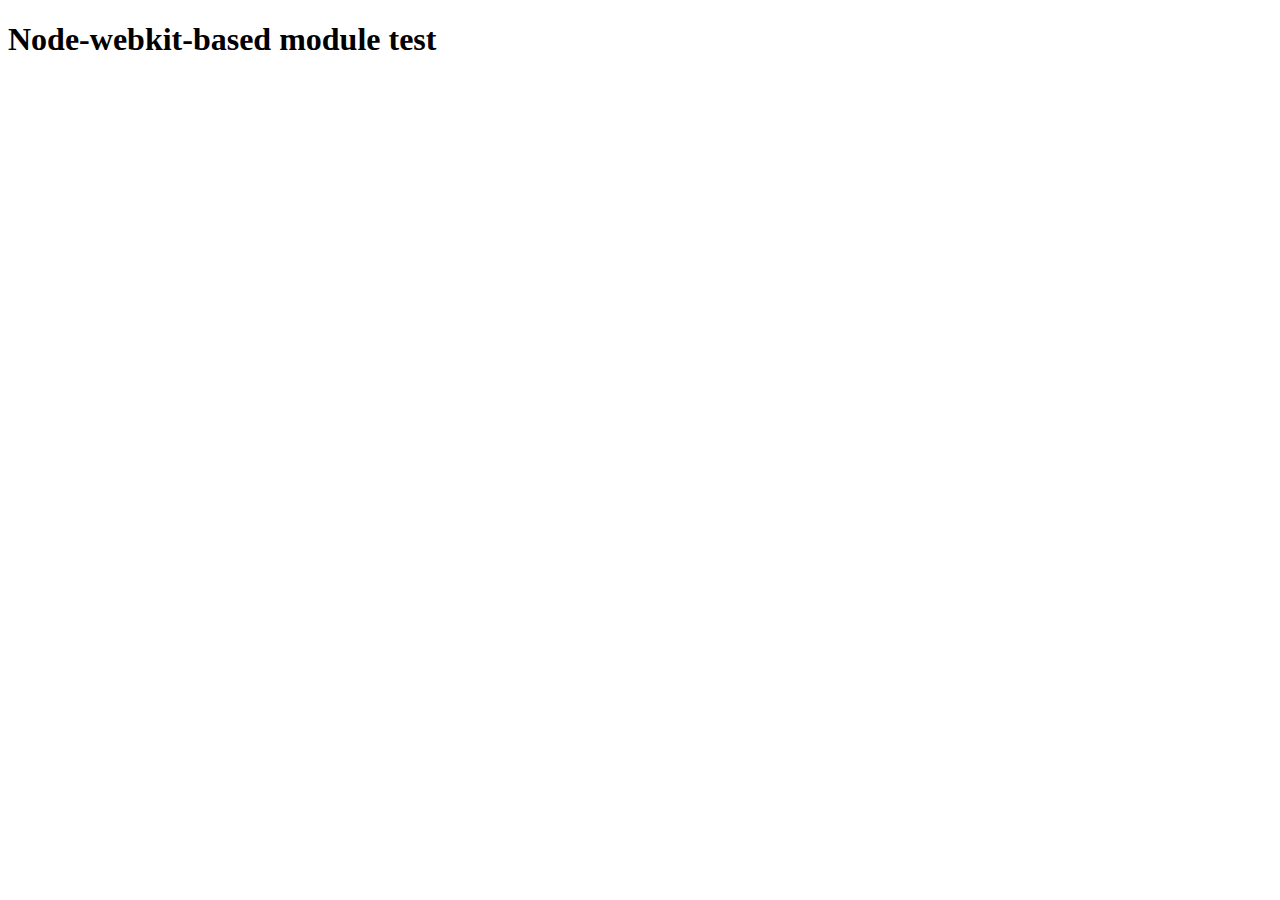
<file: capstone-frontend/node_modules/@mapbox/node-pre-gyp/lib/util/nw-pre-gyp/index.html>
<!doctype html>
<html>
<head>
<meta charset="utf-8">
<title>Node-webkit-based module test</title>
<script>
function nwModuleTest(){
   var util = require('util');
   var moduleFolder = require('nw.gui').App.argv[0];
   try {
      require(moduleFolder);
   } catch(e) {
      if( process.platform !== 'win32' ){
         util.log('nw-pre-gyp error:');
         util.log(e.stack);
      }
      process.exit(1);
   }
   process.exit(0);
}
</script>
</head>
<body onload="nwModuleTest()">
<h1>Node-webkit-based module test</h1>
</body>
</html>
</file>
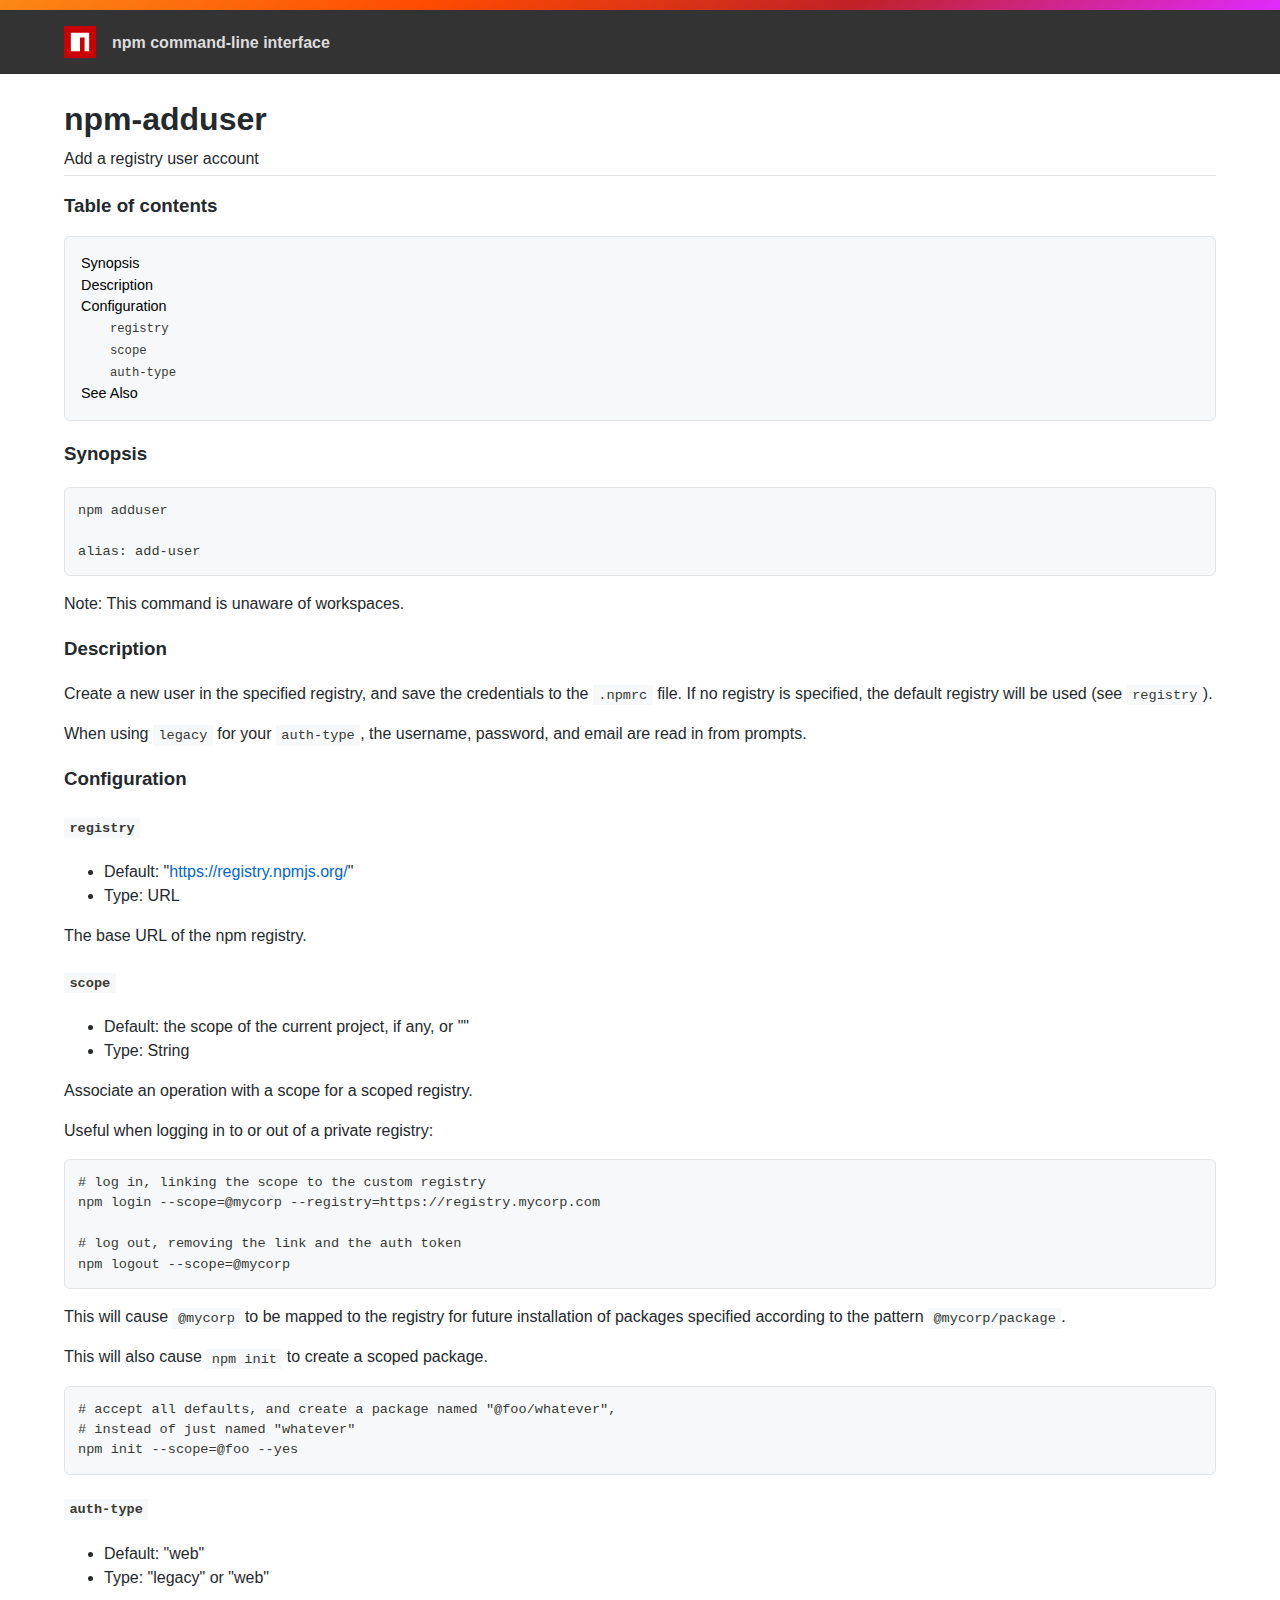
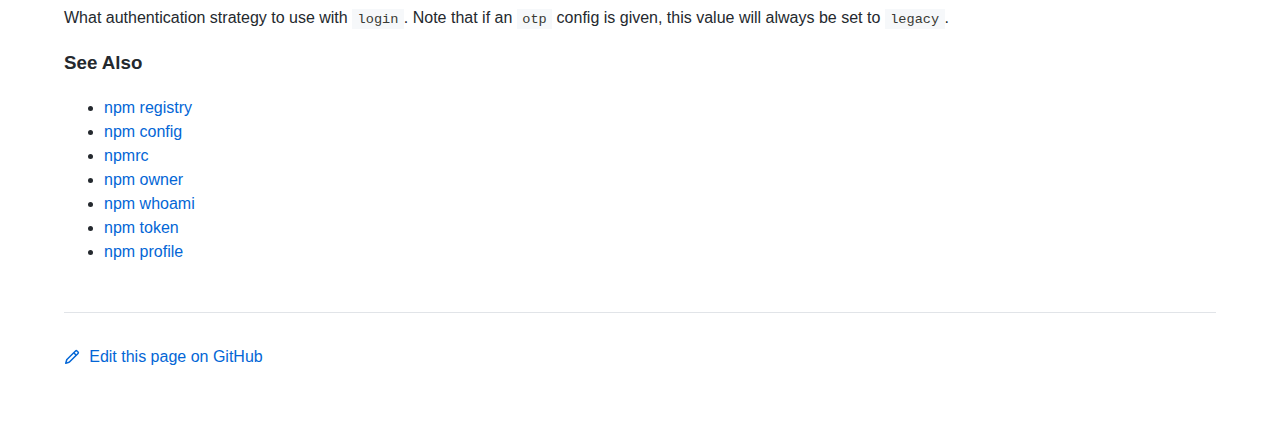
<file: capstone-frontend/node_modules/npm/docs/output/commands/npm-adduser.html>
<!DOCTYPE html><html><head>
<meta charset="utf-8">
<title>npm-adduser</title>
<style>
body {
    background-color: #ffffff;
    color: #24292e;

    margin: 0;

    line-height: 1.5;

    font-family: -apple-system, BlinkMacSystemFont, "Segoe UI", Helvetica, Arial, sans-serif, "Apple Color Emoji", "Segoe UI Emoji";
}
#rainbar {
    height: 10px;
    background-image: linear-gradient(139deg, #fb8817, #ff4b01, #c12127, #e02aff);
}

a {
    text-decoration: none;
    color: #0366d6;
}
a:hover {
    text-decoration: underline;
}

pre {
    margin: 1em 0px;
    padding: 1em;
    border: solid 1px #e1e4e8;
    border-radius: 6px;

    display: block;
    overflow: auto;

    white-space: pre;

    background-color: #f6f8fa;
    color: #393a34;
}
code {
    font-family: SFMono-Regular, Consolas, "Liberation Mono", Menlo, Courier, monospace;
    font-size: 85%;
    padding: 0.2em 0.4em;
    background-color: #f6f8fa;
    color: #393a34;
}
pre > code {
    padding: 0;
    background-color: inherit;
    color: inherit;
}
h1, h2, h3 {
    font-weight: 600;
}

#logobar {
    background-color: #333333;
    margin: 0 auto;
    padding: 1em 4em;
}
#logobar .logo {
    float: left;
}
#logobar .title {
    font-weight: 600;
    color: #dddddd;
    float: left;
    margin: 5px 0 0 1em;
}
#logobar:after {
    content: "";
    display: block;
    clear: both;
}

#content {
    margin: 0 auto;
    padding: 0 4em;
}

#table_of_contents > h2 {
    font-size: 1.17em;
}
#table_of_contents ul:first-child {
    border: solid 1px #e1e4e8;
    border-radius: 6px;
    padding: 1em;
    background-color: #f6f8fa;
    color: #393a34;
}
#table_of_contents ul {
    list-style-type: none;
    padding-left: 1.5em;
}
#table_of_contents li {
    font-size: 0.9em;
}
#table_of_contents li a {
    color: #000000;
}

header.title {
    border-bottom: solid 1px #e1e4e8;
}
header.title > h1 {
    margin-bottom: 0.25em;
}
header.title > .description {
    display: block;
    margin-bottom: 0.5em;
    line-height: 1;
}

footer#edit {
    border-top: solid 1px #e1e4e8;
    margin: 3em 0 4em 0;
    padding-top: 2em;
}
</style>
</head>
<body>
<div id="banner">
<div id="rainbar"></div>
<div id="logobar">
<svg class="logo" role="img" height="32" width="32" viewBox="0 0 700 700">
<polygon fill="#cb0000" points="0,700 700,700 700,0 0,0"></polygon>
<polygon fill="#ffffff" points="150,550 350,550 350,250 450,250 450,550 550,550 550,150 150,150"></polygon>
</svg>
<div class="title">
npm command-line interface
</div>
</div>
</div>

<section id="content">
<header class="title">
<h1 id="npm-adduser">npm-adduser</h1>
<span class="description">Add a registry user account</span>
</header>

<section id="table_of_contents">
<h2 id="table-of-contents">Table of contents</h2>
<div id="_table_of_contents"><ul><li><a href="#synopsis">Synopsis</a></li><li><a href="#description">Description</a></li><li><a href="#configuration">Configuration</a></li><ul><li><a href="#registry"><code>registry</code></a></li><li><a href="#scope"><code>scope</code></a></li><li><a href="#auth-type"><code>auth-type</code></a></li></ul><li><a href="#see-also">See Also</a></li></ul></div>
</section>

<div id="_content"><h3 id="synopsis">Synopsis</h3>
<pre><code class="language-bash">npm adduser

alias: add-user
</code></pre>
<p>Note: This command is unaware of workspaces.</p>
<h3 id="description">Description</h3>
<p>Create a new user in the specified registry, and save the credentials to
the <code>.npmrc</code> file. If no registry is specified, the default registry
will be used (see <a href="../using-npm/registry.html"><code>registry</code></a>).</p>
<p>When using <code>legacy</code> for your <code>auth-type</code>, the username, password, and
email are read in from prompts.</p>
<h3 id="configuration">Configuration</h3>
<h4 id="registry"><code>registry</code></h4>
<ul>
<li>Default: "<a href="https://registry.npmjs.org/">https://registry.npmjs.org/</a>"</li>
<li>Type: URL</li>
</ul>
<p>The base URL of the npm registry.</p>
<h4 id="scope"><code>scope</code></h4>
<ul>
<li>Default: the scope of the current project, if any, or ""</li>
<li>Type: String</li>
</ul>
<p>Associate an operation with a scope for a scoped registry.</p>
<p>Useful when logging in to or out of a private registry:</p>
<pre><code># log in, linking the scope to the custom registry
npm login --scope=@mycorp --registry=https://registry.mycorp.com

# log out, removing the link and the auth token
npm logout --scope=@mycorp
</code></pre>
<p>This will cause <code>@mycorp</code> to be mapped to the registry for future
installation of packages specified according to the pattern
<code>@mycorp/package</code>.</p>
<p>This will also cause <code>npm init</code> to create a scoped package.</p>
<pre><code># accept all defaults, and create a package named "@foo/whatever",
# instead of just named "whatever"
npm init --scope=@foo --yes
</code></pre>
<h4 id="auth-type"><code>auth-type</code></h4>
<ul>
<li>Default: "web"</li>
<li>Type: "legacy" or "web"</li>
</ul>
<p>What authentication strategy to use with <code>login</code>. Note that if an <code>otp</code>
config is given, this value will always be set to <code>legacy</code>.</p>
<h3 id="see-also">See Also</h3>
<ul>
<li><a href="../using-npm/registry.html">npm registry</a></li>
<li><a href="../commands/npm-config.html">npm config</a></li>
<li><a href="../configuring-npm/npmrc.html">npmrc</a></li>
<li><a href="../commands/npm-owner.html">npm owner</a></li>
<li><a href="../commands/npm-whoami.html">npm whoami</a></li>
<li><a href="../commands/npm-token.html">npm token</a></li>
<li><a href="../commands/npm-profile.html">npm profile</a></li>
</ul></div>

<footer id="edit">
<a href="https://github.com/npm/cli/edit/latest/docs/content/commands/npm-adduser.md">
<svg role="img" viewBox="0 0 16 16" width="16" height="16" fill="currentcolor" style="vertical-align: text-bottom; margin-right: 0.3em;">
<path fill-rule="evenodd" d="M11.013 1.427a1.75 1.75 0 012.474 0l1.086 1.086a1.75 1.75 0 010 2.474l-8.61 8.61c-.21.21-.47.364-.756.445l-3.251.93a.75.75 0 01-.927-.928l.929-3.25a1.75 1.75 0 01.445-.758l8.61-8.61zm1.414 1.06a.25.25 0 00-.354 0L10.811 3.75l1.439 1.44 1.263-1.263a.25.25 0 000-.354l-1.086-1.086zM11.189 6.25L9.75 4.81l-6.286 6.287a.25.25 0 00-.064.108l-.558 1.953 1.953-.558a.249.249 0 00.108-.064l6.286-6.286z"></path>
</svg>
Edit this page on GitHub
</a>
</footer>
</section>



</body></html>
</file>
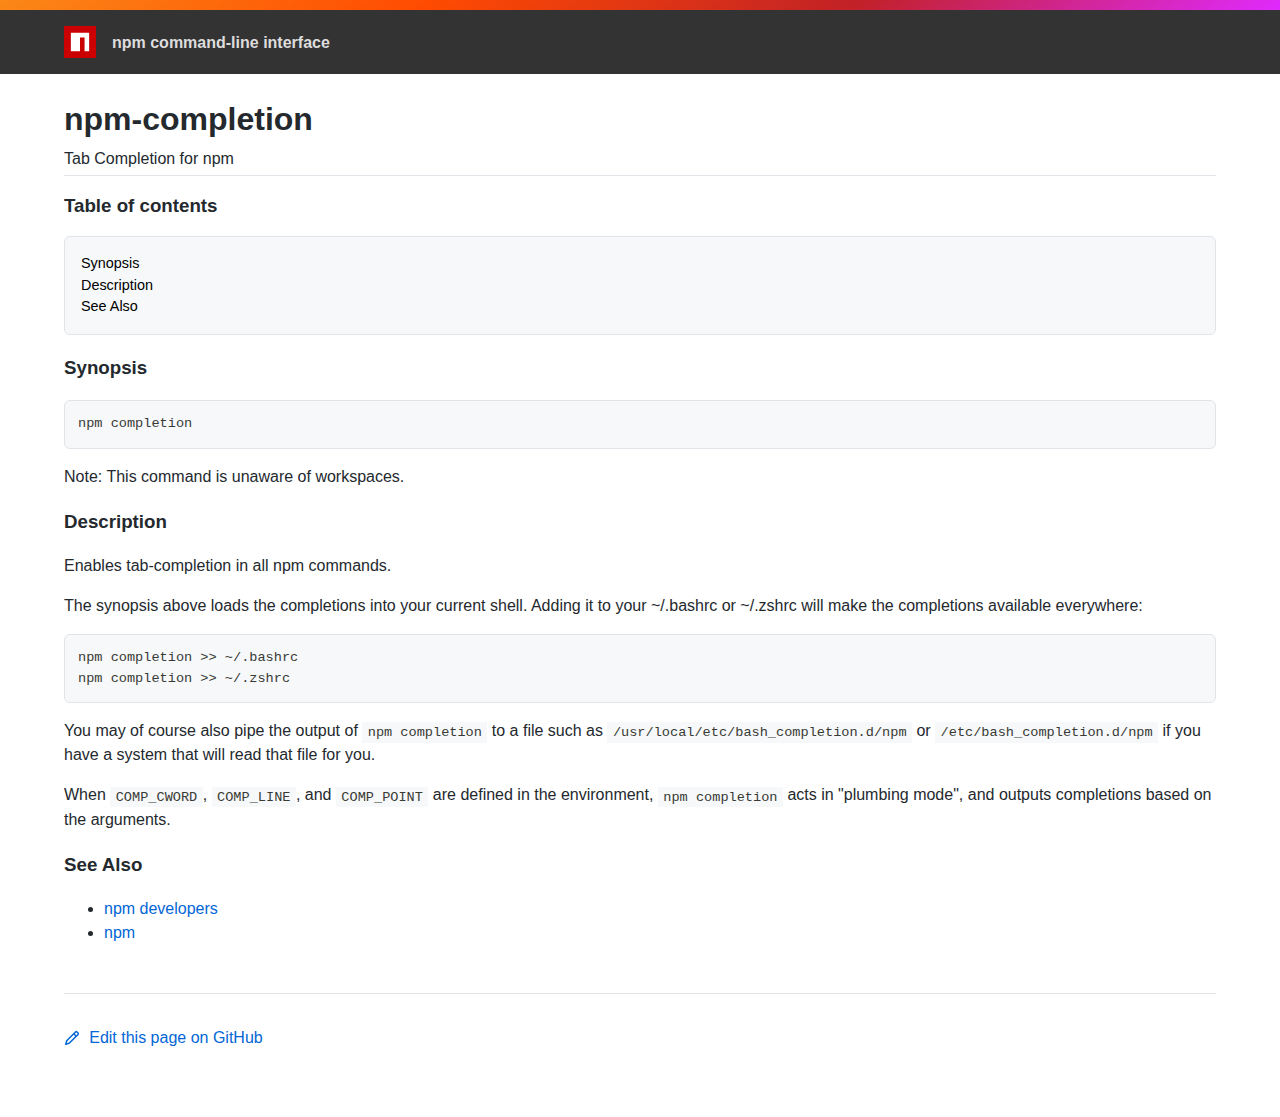
<file: capstone-frontend/node_modules/npm/docs/output/commands/npm-completion.html>
<!DOCTYPE html><html><head>
<meta charset="utf-8">
<title>npm-completion</title>
<style>
body {
    background-color: #ffffff;
    color: #24292e;

    margin: 0;

    line-height: 1.5;

    font-family: -apple-system, BlinkMacSystemFont, "Segoe UI", Helvetica, Arial, sans-serif, "Apple Color Emoji", "Segoe UI Emoji";
}
#rainbar {
    height: 10px;
    background-image: linear-gradient(139deg, #fb8817, #ff4b01, #c12127, #e02aff);
}

a {
    text-decoration: none;
    color: #0366d6;
}
a:hover {
    text-decoration: underline;
}

pre {
    margin: 1em 0px;
    padding: 1em;
    border: solid 1px #e1e4e8;
    border-radius: 6px;

    display: block;
    overflow: auto;

    white-space: pre;

    background-color: #f6f8fa;
    color: #393a34;
}
code {
    font-family: SFMono-Regular, Consolas, "Liberation Mono", Menlo, Courier, monospace;
    font-size: 85%;
    padding: 0.2em 0.4em;
    background-color: #f6f8fa;
    color: #393a34;
}
pre > code {
    padding: 0;
    background-color: inherit;
    color: inherit;
}
h1, h2, h3 {
    font-weight: 600;
}

#logobar {
    background-color: #333333;
    margin: 0 auto;
    padding: 1em 4em;
}
#logobar .logo {
    float: left;
}
#logobar .title {
    font-weight: 600;
    color: #dddddd;
    float: left;
    margin: 5px 0 0 1em;
}
#logobar:after {
    content: "";
    display: block;
    clear: both;
}

#content {
    margin: 0 auto;
    padding: 0 4em;
}

#table_of_contents > h2 {
    font-size: 1.17em;
}
#table_of_contents ul:first-child {
    border: solid 1px #e1e4e8;
    border-radius: 6px;
    padding: 1em;
    background-color: #f6f8fa;
    color: #393a34;
}
#table_of_contents ul {
    list-style-type: none;
    padding-left: 1.5em;
}
#table_of_contents li {
    font-size: 0.9em;
}
#table_of_contents li a {
    color: #000000;
}

header.title {
    border-bottom: solid 1px #e1e4e8;
}
header.title > h1 {
    margin-bottom: 0.25em;
}
header.title > .description {
    display: block;
    margin-bottom: 0.5em;
    line-height: 1;
}

footer#edit {
    border-top: solid 1px #e1e4e8;
    margin: 3em 0 4em 0;
    padding-top: 2em;
}
</style>
</head>
<body>
<div id="banner">
<div id="rainbar"></div>
<div id="logobar">
<svg class="logo" role="img" height="32" width="32" viewBox="0 0 700 700">
<polygon fill="#cb0000" points="0,700 700,700 700,0 0,0"></polygon>
<polygon fill="#ffffff" points="150,550 350,550 350,250 450,250 450,550 550,550 550,150 150,150"></polygon>
</svg>
<div class="title">
npm command-line interface
</div>
</div>
</div>

<section id="content">
<header class="title">
<h1 id="npm-completion">npm-completion</h1>
<span class="description">Tab Completion for npm</span>
</header>

<section id="table_of_contents">
<h2 id="table-of-contents">Table of contents</h2>
<div id="_table_of_contents"><ul><li><a href="#synopsis">Synopsis</a></li><li><a href="#description">Description</a></li><li><a href="#see-also">See Also</a></li></ul></div>
</section>

<div id="_content"><h3 id="synopsis">Synopsis</h3>
<pre><code class="language-bash">npm completion
</code></pre>
<p>Note: This command is unaware of workspaces.</p>
<h3 id="description">Description</h3>
<p>Enables tab-completion in all npm commands.</p>
<p>The synopsis above
loads the completions into your current shell.  Adding it to
your ~/.bashrc or ~/.zshrc will make the completions available
everywhere:</p>
<pre><code class="language-bash">npm completion &gt;&gt; ~/.bashrc
npm completion &gt;&gt; ~/.zshrc
</code></pre>
<p>You may of course also pipe the output of <code>npm completion</code> to a file
such as <code>/usr/local/etc/bash_completion.d/npm</code> or
<code>/etc/bash_completion.d/npm</code> if you have a system that will read
that file for you.</p>
<p>When <code>COMP_CWORD</code>, <code>COMP_LINE</code>, and <code>COMP_POINT</code> are defined in the
environment, <code>npm completion</code> acts in "plumbing mode", and outputs
completions based on the arguments.</p>
<h3 id="see-also">See Also</h3>
<ul>
<li><a href="../using-npm/developers.html">npm developers</a></li>
<li><a href="../commands/npm.html">npm</a></li>
</ul></div>

<footer id="edit">
<a href="https://github.com/npm/cli/edit/latest/docs/content/commands/npm-completion.md">
<svg role="img" viewBox="0 0 16 16" width="16" height="16" fill="currentcolor" style="vertical-align: text-bottom; margin-right: 0.3em;">
<path fill-rule="evenodd" d="M11.013 1.427a1.75 1.75 0 012.474 0l1.086 1.086a1.75 1.75 0 010 2.474l-8.61 8.61c-.21.21-.47.364-.756.445l-3.251.93a.75.75 0 01-.927-.928l.929-3.25a1.75 1.75 0 01.445-.758l8.61-8.61zm1.414 1.06a.25.25 0 00-.354 0L10.811 3.75l1.439 1.44 1.263-1.263a.25.25 0 000-.354l-1.086-1.086zM11.189 6.25L9.75 4.81l-6.286 6.287a.25.25 0 00-.064.108l-.558 1.953 1.953-.558a.249.249 0 00.108-.064l6.286-6.286z"></path>
</svg>
Edit this page on GitHub
</a>
</footer>
</section>



</body></html>
</file>
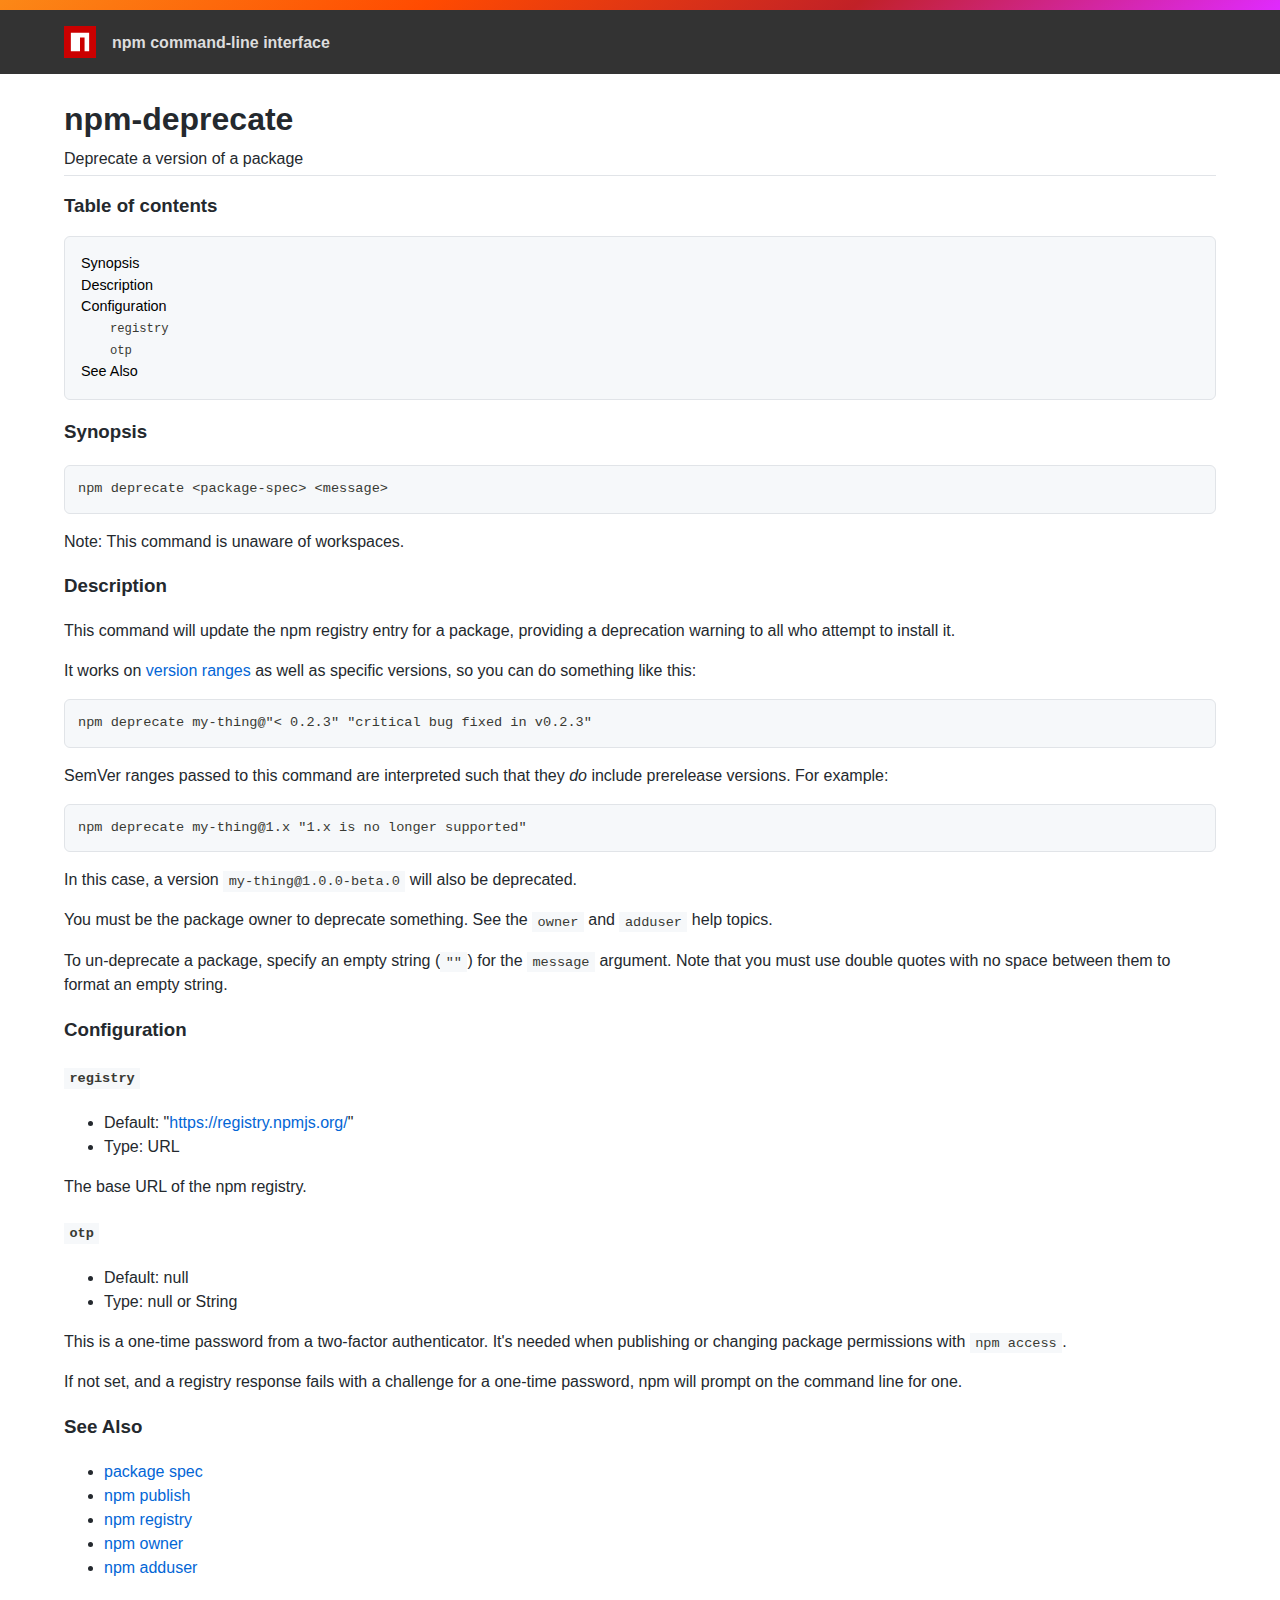
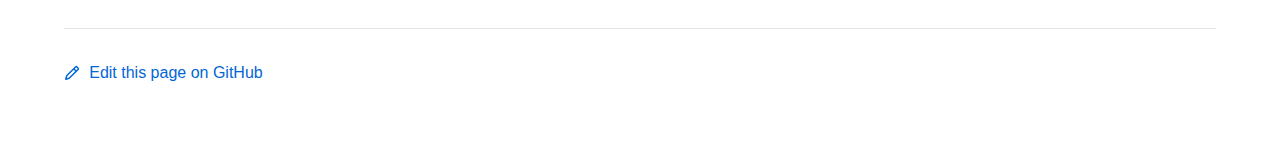
<file: capstone-frontend/node_modules/npm/docs/output/commands/npm-deprecate.html>
<!DOCTYPE html><html><head>
<meta charset="utf-8">
<title>npm-deprecate</title>
<style>
body {
    background-color: #ffffff;
    color: #24292e;

    margin: 0;

    line-height: 1.5;

    font-family: -apple-system, BlinkMacSystemFont, "Segoe UI", Helvetica, Arial, sans-serif, "Apple Color Emoji", "Segoe UI Emoji";
}
#rainbar {
    height: 10px;
    background-image: linear-gradient(139deg, #fb8817, #ff4b01, #c12127, #e02aff);
}

a {
    text-decoration: none;
    color: #0366d6;
}
a:hover {
    text-decoration: underline;
}

pre {
    margin: 1em 0px;
    padding: 1em;
    border: solid 1px #e1e4e8;
    border-radius: 6px;

    display: block;
    overflow: auto;

    white-space: pre;

    background-color: #f6f8fa;
    color: #393a34;
}
code {
    font-family: SFMono-Regular, Consolas, "Liberation Mono", Menlo, Courier, monospace;
    font-size: 85%;
    padding: 0.2em 0.4em;
    background-color: #f6f8fa;
    color: #393a34;
}
pre > code {
    padding: 0;
    background-color: inherit;
    color: inherit;
}
h1, h2, h3 {
    font-weight: 600;
}

#logobar {
    background-color: #333333;
    margin: 0 auto;
    padding: 1em 4em;
}
#logobar .logo {
    float: left;
}
#logobar .title {
    font-weight: 600;
    color: #dddddd;
    float: left;
    margin: 5px 0 0 1em;
}
#logobar:after {
    content: "";
    display: block;
    clear: both;
}

#content {
    margin: 0 auto;
    padding: 0 4em;
}

#table_of_contents > h2 {
    font-size: 1.17em;
}
#table_of_contents ul:first-child {
    border: solid 1px #e1e4e8;
    border-radius: 6px;
    padding: 1em;
    background-color: #f6f8fa;
    color: #393a34;
}
#table_of_contents ul {
    list-style-type: none;
    padding-left: 1.5em;
}
#table_of_contents li {
    font-size: 0.9em;
}
#table_of_contents li a {
    color: #000000;
}

header.title {
    border-bottom: solid 1px #e1e4e8;
}
header.title > h1 {
    margin-bottom: 0.25em;
}
header.title > .description {
    display: block;
    margin-bottom: 0.5em;
    line-height: 1;
}

footer#edit {
    border-top: solid 1px #e1e4e8;
    margin: 3em 0 4em 0;
    padding-top: 2em;
}
</style>
</head>
<body>
<div id="banner">
<div id="rainbar"></div>
<div id="logobar">
<svg class="logo" role="img" height="32" width="32" viewBox="0 0 700 700">
<polygon fill="#cb0000" points="0,700 700,700 700,0 0,0"></polygon>
<polygon fill="#ffffff" points="150,550 350,550 350,250 450,250 450,550 550,550 550,150 150,150"></polygon>
</svg>
<div class="title">
npm command-line interface
</div>
</div>
</div>

<section id="content">
<header class="title">
<h1 id="npm-deprecate">npm-deprecate</h1>
<span class="description">Deprecate a version of a package</span>
</header>

<section id="table_of_contents">
<h2 id="table-of-contents">Table of contents</h2>
<div id="_table_of_contents"><ul><li><a href="#synopsis">Synopsis</a></li><li><a href="#description">Description</a></li><li><a href="#configuration">Configuration</a></li><ul><li><a href="#registry"><code>registry</code></a></li><li><a href="#otp"><code>otp</code></a></li></ul><li><a href="#see-also">See Also</a></li></ul></div>
</section>

<div id="_content"><h3 id="synopsis">Synopsis</h3>
<pre><code class="language-bash">npm deprecate &lt;package-spec&gt; &lt;message&gt;
</code></pre>
<p>Note: This command is unaware of workspaces.</p>
<h3 id="description">Description</h3>
<p>This command will update the npm registry entry for a package, providing a
deprecation warning to all who attempt to install it.</p>
<p>It works on <a href="https://semver.npmjs.com/">version ranges</a> as well as specific
versions, so you can do something like this:</p>
<pre><code class="language-bash">npm deprecate my-thing@"&lt; 0.2.3" "critical bug fixed in v0.2.3"
</code></pre>
<p>SemVer ranges passed to this command are interpreted such that they <em>do</em>
include prerelease versions.  For example:</p>
<pre><code class="language-bash">npm deprecate my-thing@1.x "1.x is no longer supported"
</code></pre>
<p>In this case, a version <code>my-thing@1.0.0-beta.0</code> will also be deprecated.</p>
<p>You must be the package owner to deprecate something.  See the <code>owner</code> and
<code>adduser</code> help topics.</p>
<p>To un-deprecate a package, specify an empty string (<code>""</code>) for the <code>message</code>
argument. Note that you must use double quotes with no space between them to
format an empty string.</p>
<h3 id="configuration">Configuration</h3>
<h4 id="registry"><code>registry</code></h4>
<ul>
<li>Default: "<a href="https://registry.npmjs.org/">https://registry.npmjs.org/</a>"</li>
<li>Type: URL</li>
</ul>
<p>The base URL of the npm registry.</p>
<h4 id="otp"><code>otp</code></h4>
<ul>
<li>Default: null</li>
<li>Type: null or String</li>
</ul>
<p>This is a one-time password from a two-factor authenticator. It's needed
when publishing or changing package permissions with <code>npm access</code>.</p>
<p>If not set, and a registry response fails with a challenge for a one-time
password, npm will prompt on the command line for one.</p>
<h3 id="see-also">See Also</h3>
<ul>
<li><a href="../using-npm/package-spec.html">package spec</a></li>
<li><a href="../commands/npm-publish.html">npm publish</a></li>
<li><a href="../using-npm/registry.html">npm registry</a></li>
<li><a href="../commands/npm-owner.html">npm owner</a></li>
<li><a href="../commands/npm-adduser.html">npm adduser</a></li>
</ul></div>

<footer id="edit">
<a href="https://github.com/npm/cli/edit/latest/docs/content/commands/npm-deprecate.md">
<svg role="img" viewBox="0 0 16 16" width="16" height="16" fill="currentcolor" style="vertical-align: text-bottom; margin-right: 0.3em;">
<path fill-rule="evenodd" d="M11.013 1.427a1.75 1.75 0 012.474 0l1.086 1.086a1.75 1.75 0 010 2.474l-8.61 8.61c-.21.21-.47.364-.756.445l-3.251.93a.75.75 0 01-.927-.928l.929-3.25a1.75 1.75 0 01.445-.758l8.61-8.61zm1.414 1.06a.25.25 0 00-.354 0L10.811 3.75l1.439 1.44 1.263-1.263a.25.25 0 000-.354l-1.086-1.086zM11.189 6.25L9.75 4.81l-6.286 6.287a.25.25 0 00-.064.108l-.558 1.953 1.953-.558a.249.249 0 00.108-.064l6.286-6.286z"></path>
</svg>
Edit this page on GitHub
</a>
</footer>
</section>



</body></html>
</file>
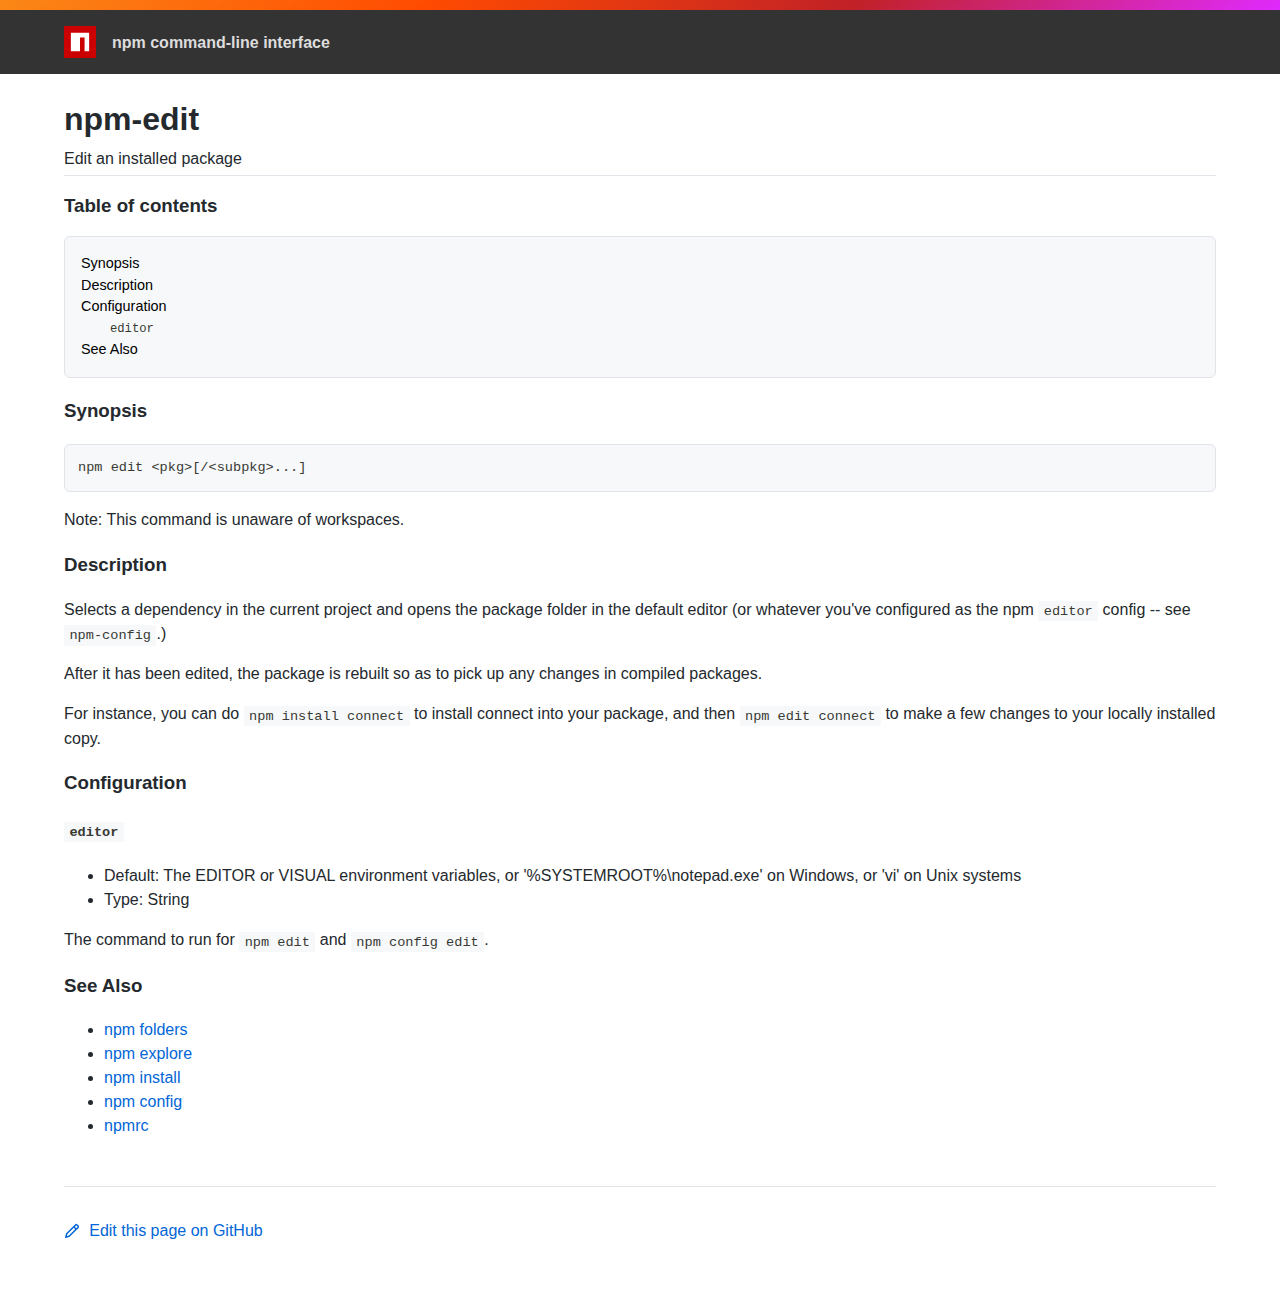
<file: capstone-frontend/node_modules/npm/docs/output/commands/npm-edit.html>
<!DOCTYPE html><html><head>
<meta charset="utf-8">
<title>npm-edit</title>
<style>
body {
    background-color: #ffffff;
    color: #24292e;

    margin: 0;

    line-height: 1.5;

    font-family: -apple-system, BlinkMacSystemFont, "Segoe UI", Helvetica, Arial, sans-serif, "Apple Color Emoji", "Segoe UI Emoji";
}
#rainbar {
    height: 10px;
    background-image: linear-gradient(139deg, #fb8817, #ff4b01, #c12127, #e02aff);
}

a {
    text-decoration: none;
    color: #0366d6;
}
a:hover {
    text-decoration: underline;
}

pre {
    margin: 1em 0px;
    padding: 1em;
    border: solid 1px #e1e4e8;
    border-radius: 6px;

    display: block;
    overflow: auto;

    white-space: pre;

    background-color: #f6f8fa;
    color: #393a34;
}
code {
    font-family: SFMono-Regular, Consolas, "Liberation Mono", Menlo, Courier, monospace;
    font-size: 85%;
    padding: 0.2em 0.4em;
    background-color: #f6f8fa;
    color: #393a34;
}
pre > code {
    padding: 0;
    background-color: inherit;
    color: inherit;
}
h1, h2, h3 {
    font-weight: 600;
}

#logobar {
    background-color: #333333;
    margin: 0 auto;
    padding: 1em 4em;
}
#logobar .logo {
    float: left;
}
#logobar .title {
    font-weight: 600;
    color: #dddddd;
    float: left;
    margin: 5px 0 0 1em;
}
#logobar:after {
    content: "";
    display: block;
    clear: both;
}

#content {
    margin: 0 auto;
    padding: 0 4em;
}

#table_of_contents > h2 {
    font-size: 1.17em;
}
#table_of_contents ul:first-child {
    border: solid 1px #e1e4e8;
    border-radius: 6px;
    padding: 1em;
    background-color: #f6f8fa;
    color: #393a34;
}
#table_of_contents ul {
    list-style-type: none;
    padding-left: 1.5em;
}
#table_of_contents li {
    font-size: 0.9em;
}
#table_of_contents li a {
    color: #000000;
}

header.title {
    border-bottom: solid 1px #e1e4e8;
}
header.title > h1 {
    margin-bottom: 0.25em;
}
header.title > .description {
    display: block;
    margin-bottom: 0.5em;
    line-height: 1;
}

footer#edit {
    border-top: solid 1px #e1e4e8;
    margin: 3em 0 4em 0;
    padding-top: 2em;
}
</style>
</head>
<body>
<div id="banner">
<div id="rainbar"></div>
<div id="logobar">
<svg class="logo" role="img" height="32" width="32" viewBox="0 0 700 700">
<polygon fill="#cb0000" points="0,700 700,700 700,0 0,0"></polygon>
<polygon fill="#ffffff" points="150,550 350,550 350,250 450,250 450,550 550,550 550,150 150,150"></polygon>
</svg>
<div class="title">
npm command-line interface
</div>
</div>
</div>

<section id="content">
<header class="title">
<h1 id="npm-edit">npm-edit</h1>
<span class="description">Edit an installed package</span>
</header>

<section id="table_of_contents">
<h2 id="table-of-contents">Table of contents</h2>
<div id="_table_of_contents"><ul><li><a href="#synopsis">Synopsis</a></li><li><a href="#description">Description</a></li><li><a href="#configuration">Configuration</a></li><ul><li><a href="#editor"><code>editor</code></a></li></ul><li><a href="#see-also">See Also</a></li></ul></div>
</section>

<div id="_content"><h3 id="synopsis">Synopsis</h3>
<pre><code class="language-bash">npm edit &lt;pkg&gt;[/&lt;subpkg&gt;...]
</code></pre>
<p>Note: This command is unaware of workspaces.</p>
<h3 id="description">Description</h3>
<p>Selects a dependency in the current project and opens the package folder in
the default editor (or whatever you've configured as the npm <code>editor</code>
config -- see <a href="npm-config"><code>npm-config</code></a>.)</p>
<p>After it has been edited, the package is rebuilt so as to pick up any
changes in compiled packages.</p>
<p>For instance, you can do <code>npm install connect</code> to install connect
into your package, and then <code>npm edit connect</code> to make a few
changes to your locally installed copy.</p>
<h3 id="configuration">Configuration</h3>
<h4 id="editor"><code>editor</code></h4>
<ul>
<li>Default: The EDITOR or VISUAL environment variables, or
'%SYSTEMROOT%\notepad.exe' on Windows, or 'vi' on Unix systems</li>
<li>Type: String</li>
</ul>
<p>The command to run for <code>npm edit</code> and <code>npm config edit</code>.</p>
<h3 id="see-also">See Also</h3>
<ul>
<li><a href="../configuring-npm/folders.html">npm folders</a></li>
<li><a href="../commands/npm-explore.html">npm explore</a></li>
<li><a href="../commands/npm-install.html">npm install</a></li>
<li><a href="../commands/npm-config.html">npm config</a></li>
<li><a href="../configuring-npm/npmrc.html">npmrc</a></li>
</ul></div>

<footer id="edit">
<a href="https://github.com/npm/cli/edit/latest/docs/content/commands/npm-edit.md">
<svg role="img" viewBox="0 0 16 16" width="16" height="16" fill="currentcolor" style="vertical-align: text-bottom; margin-right: 0.3em;">
<path fill-rule="evenodd" d="M11.013 1.427a1.75 1.75 0 012.474 0l1.086 1.086a1.75 1.75 0 010 2.474l-8.61 8.61c-.21.21-.47.364-.756.445l-3.251.93a.75.75 0 01-.927-.928l.929-3.25a1.75 1.75 0 01.445-.758l8.61-8.61zm1.414 1.06a.25.25 0 00-.354 0L10.811 3.75l1.439 1.44 1.263-1.263a.25.25 0 000-.354l-1.086-1.086zM11.189 6.25L9.75 4.81l-6.286 6.287a.25.25 0 00-.064.108l-.558 1.953 1.953-.558a.249.249 0 00.108-.064l6.286-6.286z"></path>
</svg>
Edit this page on GitHub
</a>
</footer>
</section>



</body></html>
</file>
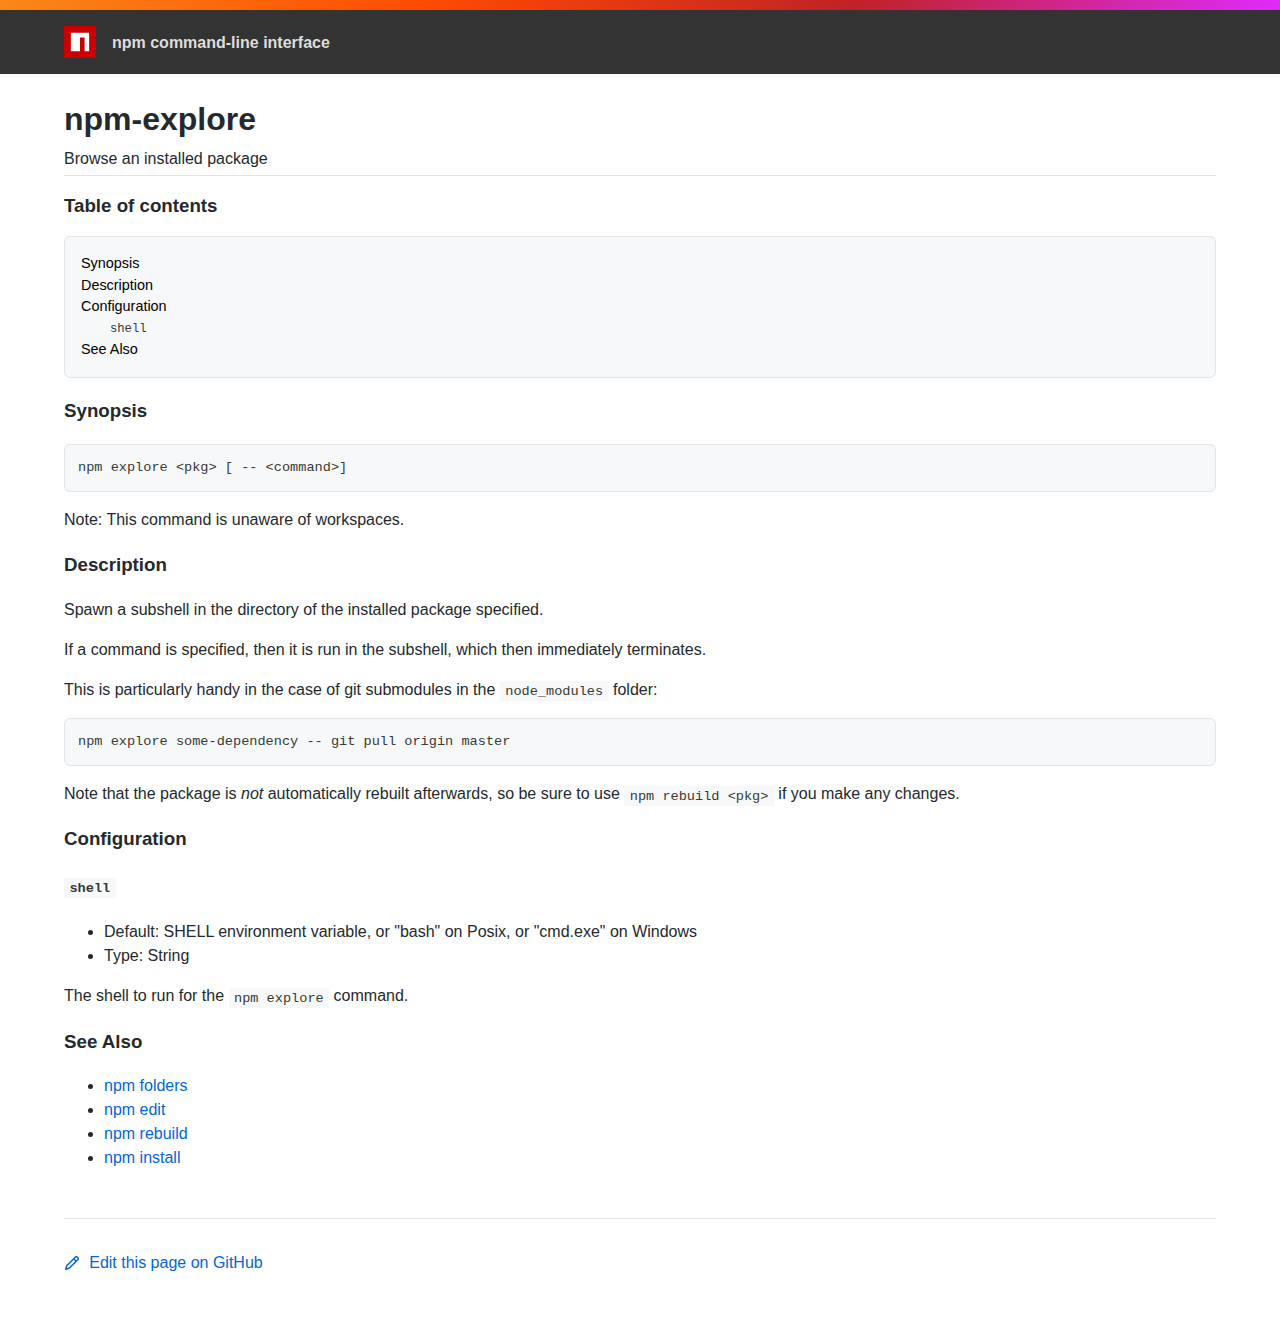
<file: capstone-frontend/node_modules/npm/docs/output/commands/npm-explore.html>
<!DOCTYPE html><html><head>
<meta charset="utf-8">
<title>npm-explore</title>
<style>
body {
    background-color: #ffffff;
    color: #24292e;

    margin: 0;

    line-height: 1.5;

    font-family: -apple-system, BlinkMacSystemFont, "Segoe UI", Helvetica, Arial, sans-serif, "Apple Color Emoji", "Segoe UI Emoji";
}
#rainbar {
    height: 10px;
    background-image: linear-gradient(139deg, #fb8817, #ff4b01, #c12127, #e02aff);
}

a {
    text-decoration: none;
    color: #0366d6;
}
a:hover {
    text-decoration: underline;
}

pre {
    margin: 1em 0px;
    padding: 1em;
    border: solid 1px #e1e4e8;
    border-radius: 6px;

    display: block;
    overflow: auto;

    white-space: pre;

    background-color: #f6f8fa;
    color: #393a34;
}
code {
    font-family: SFMono-Regular, Consolas, "Liberation Mono", Menlo, Courier, monospace;
    font-size: 85%;
    padding: 0.2em 0.4em;
    background-color: #f6f8fa;
    color: #393a34;
}
pre > code {
    padding: 0;
    background-color: inherit;
    color: inherit;
}
h1, h2, h3 {
    font-weight: 600;
}

#logobar {
    background-color: #333333;
    margin: 0 auto;
    padding: 1em 4em;
}
#logobar .logo {
    float: left;
}
#logobar .title {
    font-weight: 600;
    color: #dddddd;
    float: left;
    margin: 5px 0 0 1em;
}
#logobar:after {
    content: "";
    display: block;
    clear: both;
}

#content {
    margin: 0 auto;
    padding: 0 4em;
}

#table_of_contents > h2 {
    font-size: 1.17em;
}
#table_of_contents ul:first-child {
    border: solid 1px #e1e4e8;
    border-radius: 6px;
    padding: 1em;
    background-color: #f6f8fa;
    color: #393a34;
}
#table_of_contents ul {
    list-style-type: none;
    padding-left: 1.5em;
}
#table_of_contents li {
    font-size: 0.9em;
}
#table_of_contents li a {
    color: #000000;
}

header.title {
    border-bottom: solid 1px #e1e4e8;
}
header.title > h1 {
    margin-bottom: 0.25em;
}
header.title > .description {
    display: block;
    margin-bottom: 0.5em;
    line-height: 1;
}

footer#edit {
    border-top: solid 1px #e1e4e8;
    margin: 3em 0 4em 0;
    padding-top: 2em;
}
</style>
</head>
<body>
<div id="banner">
<div id="rainbar"></div>
<div id="logobar">
<svg class="logo" role="img" height="32" width="32" viewBox="0 0 700 700">
<polygon fill="#cb0000" points="0,700 700,700 700,0 0,0"></polygon>
<polygon fill="#ffffff" points="150,550 350,550 350,250 450,250 450,550 550,550 550,150 150,150"></polygon>
</svg>
<div class="title">
npm command-line interface
</div>
</div>
</div>

<section id="content">
<header class="title">
<h1 id="npm-explore">npm-explore</h1>
<span class="description">Browse an installed package</span>
</header>

<section id="table_of_contents">
<h2 id="table-of-contents">Table of contents</h2>
<div id="_table_of_contents"><ul><li><a href="#synopsis">Synopsis</a></li><li><a href="#description">Description</a></li><li><a href="#configuration">Configuration</a></li><ul><li><a href="#shell"><code>shell</code></a></li></ul><li><a href="#see-also">See Also</a></li></ul></div>
</section>

<div id="_content"><h3 id="synopsis">Synopsis</h3>
<pre><code class="language-bash">npm explore &lt;pkg&gt; [ -- &lt;command&gt;]
</code></pre>
<p>Note: This command is unaware of workspaces.</p>
<h3 id="description">Description</h3>
<p>Spawn a subshell in the directory of the installed package specified.</p>
<p>If a command is specified, then it is run in the subshell, which then
immediately terminates.</p>
<p>This is particularly handy in the case of git submodules in the
<code>node_modules</code> folder:</p>
<pre><code class="language-bash">npm explore some-dependency -- git pull origin master
</code></pre>
<p>Note that the package is <em>not</em> automatically rebuilt afterwards, so be
sure to use <code>npm rebuild &lt;pkg&gt;</code> if you make any changes.</p>
<h3 id="configuration">Configuration</h3>
<h4 id="shell"><code>shell</code></h4>
<ul>
<li>Default: SHELL environment variable, or "bash" on Posix, or "cmd.exe" on
Windows</li>
<li>Type: String</li>
</ul>
<p>The shell to run for the <code>npm explore</code> command.</p>
<h3 id="see-also">See Also</h3>
<ul>
<li><a href="../configuring-npm/folders.html">npm folders</a></li>
<li><a href="../commands/npm-edit.html">npm edit</a></li>
<li><a href="../commands/npm-rebuild.html">npm rebuild</a></li>
<li><a href="../commands/npm-install.html">npm install</a></li>
</ul></div>

<footer id="edit">
<a href="https://github.com/npm/cli/edit/latest/docs/content/commands/npm-explore.md">
<svg role="img" viewBox="0 0 16 16" width="16" height="16" fill="currentcolor" style="vertical-align: text-bottom; margin-right: 0.3em;">
<path fill-rule="evenodd" d="M11.013 1.427a1.75 1.75 0 012.474 0l1.086 1.086a1.75 1.75 0 010 2.474l-8.61 8.61c-.21.21-.47.364-.756.445l-3.251.93a.75.75 0 01-.927-.928l.929-3.25a1.75 1.75 0 01.445-.758l8.61-8.61zm1.414 1.06a.25.25 0 00-.354 0L10.811 3.75l1.439 1.44 1.263-1.263a.25.25 0 000-.354l-1.086-1.086zM11.189 6.25L9.75 4.81l-6.286 6.287a.25.25 0 00-.064.108l-.558 1.953 1.953-.558a.249.249 0 00.108-.064l6.286-6.286z"></path>
</svg>
Edit this page on GitHub
</a>
</footer>
</section>



</body></html>
</file>
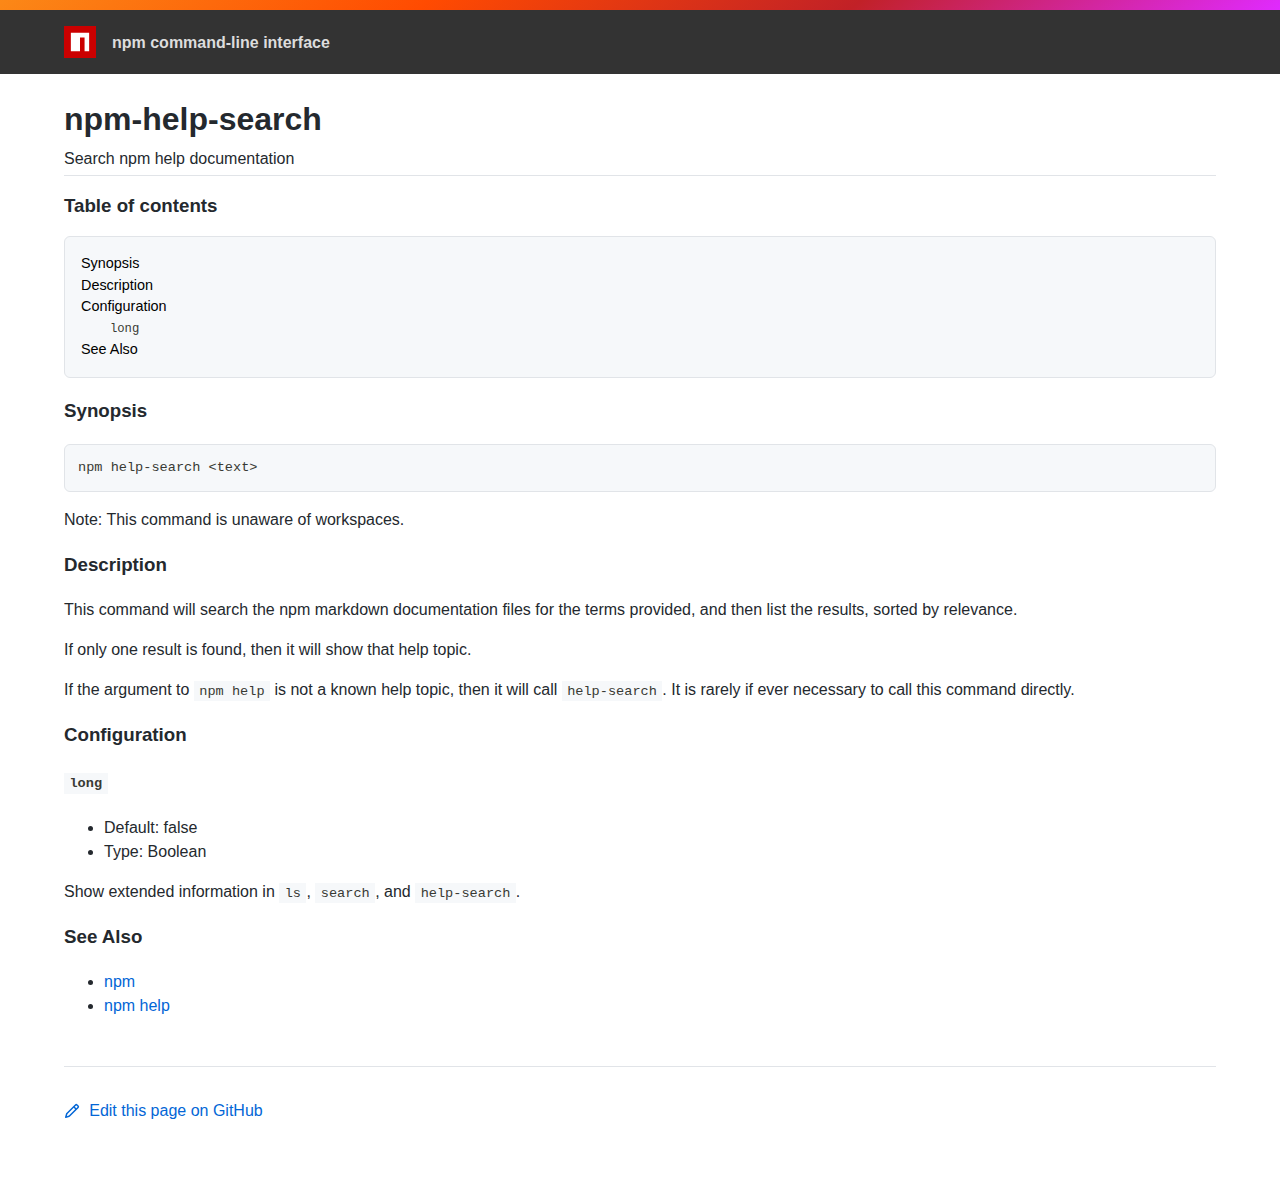
<file: capstone-frontend/node_modules/npm/docs/output/commands/npm-help-search.html>
<!DOCTYPE html><html><head>
<meta charset="utf-8">
<title>npm-help-search</title>
<style>
body {
    background-color: #ffffff;
    color: #24292e;

    margin: 0;

    line-height: 1.5;

    font-family: -apple-system, BlinkMacSystemFont, "Segoe UI", Helvetica, Arial, sans-serif, "Apple Color Emoji", "Segoe UI Emoji";
}
#rainbar {
    height: 10px;
    background-image: linear-gradient(139deg, #fb8817, #ff4b01, #c12127, #e02aff);
}

a {
    text-decoration: none;
    color: #0366d6;
}
a:hover {
    text-decoration: underline;
}

pre {
    margin: 1em 0px;
    padding: 1em;
    border: solid 1px #e1e4e8;
    border-radius: 6px;

    display: block;
    overflow: auto;

    white-space: pre;

    background-color: #f6f8fa;
    color: #393a34;
}
code {
    font-family: SFMono-Regular, Consolas, "Liberation Mono", Menlo, Courier, monospace;
    font-size: 85%;
    padding: 0.2em 0.4em;
    background-color: #f6f8fa;
    color: #393a34;
}
pre > code {
    padding: 0;
    background-color: inherit;
    color: inherit;
}
h1, h2, h3 {
    font-weight: 600;
}

#logobar {
    background-color: #333333;
    margin: 0 auto;
    padding: 1em 4em;
}
#logobar .logo {
    float: left;
}
#logobar .title {
    font-weight: 600;
    color: #dddddd;
    float: left;
    margin: 5px 0 0 1em;
}
#logobar:after {
    content: "";
    display: block;
    clear: both;
}

#content {
    margin: 0 auto;
    padding: 0 4em;
}

#table_of_contents > h2 {
    font-size: 1.17em;
}
#table_of_contents ul:first-child {
    border: solid 1px #e1e4e8;
    border-radius: 6px;
    padding: 1em;
    background-color: #f6f8fa;
    color: #393a34;
}
#table_of_contents ul {
    list-style-type: none;
    padding-left: 1.5em;
}
#table_of_contents li {
    font-size: 0.9em;
}
#table_of_contents li a {
    color: #000000;
}

header.title {
    border-bottom: solid 1px #e1e4e8;
}
header.title > h1 {
    margin-bottom: 0.25em;
}
header.title > .description {
    display: block;
    margin-bottom: 0.5em;
    line-height: 1;
}

footer#edit {
    border-top: solid 1px #e1e4e8;
    margin: 3em 0 4em 0;
    padding-top: 2em;
}
</style>
</head>
<body>
<div id="banner">
<div id="rainbar"></div>
<div id="logobar">
<svg class="logo" role="img" height="32" width="32" viewBox="0 0 700 700">
<polygon fill="#cb0000" points="0,700 700,700 700,0 0,0"></polygon>
<polygon fill="#ffffff" points="150,550 350,550 350,250 450,250 450,550 550,550 550,150 150,150"></polygon>
</svg>
<div class="title">
npm command-line interface
</div>
</div>
</div>

<section id="content">
<header class="title">
<h1 id="npm-help-search">npm-help-search</h1>
<span class="description">Search npm help documentation</span>
</header>

<section id="table_of_contents">
<h2 id="table-of-contents">Table of contents</h2>
<div id="_table_of_contents"><ul><li><a href="#synopsis">Synopsis</a></li><li><a href="#description">Description</a></li><li><a href="#configuration">Configuration</a></li><ul><li><a href="#long"><code>long</code></a></li></ul><li><a href="#see-also">See Also</a></li></ul></div>
</section>

<div id="_content"><h3 id="synopsis">Synopsis</h3>
<pre><code class="language-bash">npm help-search &lt;text&gt;
</code></pre>
<p>Note: This command is unaware of workspaces.</p>
<h3 id="description">Description</h3>
<p>This command will search the npm markdown documentation files for the terms
provided, and then list the results, sorted by relevance.</p>
<p>If only one result is found, then it will show that help topic.</p>
<p>If the argument to <code>npm help</code> is not a known help topic, then it will call
<code>help-search</code>.  It is rarely if ever necessary to call this command
directly.</p>
<h3 id="configuration">Configuration</h3>
<h4 id="long"><code>long</code></h4>
<ul>
<li>Default: false</li>
<li>Type: Boolean</li>
</ul>
<p>Show extended information in <code>ls</code>, <code>search</code>, and <code>help-search</code>.</p>
<h3 id="see-also">See Also</h3>
<ul>
<li><a href="../commands/npm.html">npm</a></li>
<li><a href="../commands/npm-help.html">npm help</a></li>
</ul></div>

<footer id="edit">
<a href="https://github.com/npm/cli/edit/latest/docs/content/commands/npm-help-search.md">
<svg role="img" viewBox="0 0 16 16" width="16" height="16" fill="currentcolor" style="vertical-align: text-bottom; margin-right: 0.3em;">
<path fill-rule="evenodd" d="M11.013 1.427a1.75 1.75 0 012.474 0l1.086 1.086a1.75 1.75 0 010 2.474l-8.61 8.61c-.21.21-.47.364-.756.445l-3.251.93a.75.75 0 01-.927-.928l.929-3.25a1.75 1.75 0 01.445-.758l8.61-8.61zm1.414 1.06a.25.25 0 00-.354 0L10.811 3.75l1.439 1.44 1.263-1.263a.25.25 0 000-.354l-1.086-1.086zM11.189 6.25L9.75 4.81l-6.286 6.287a.25.25 0 00-.064.108l-.558 1.953 1.953-.558a.249.249 0 00.108-.064l6.286-6.286z"></path>
</svg>
Edit this page on GitHub
</a>
</footer>
</section>



</body></html>
</file>
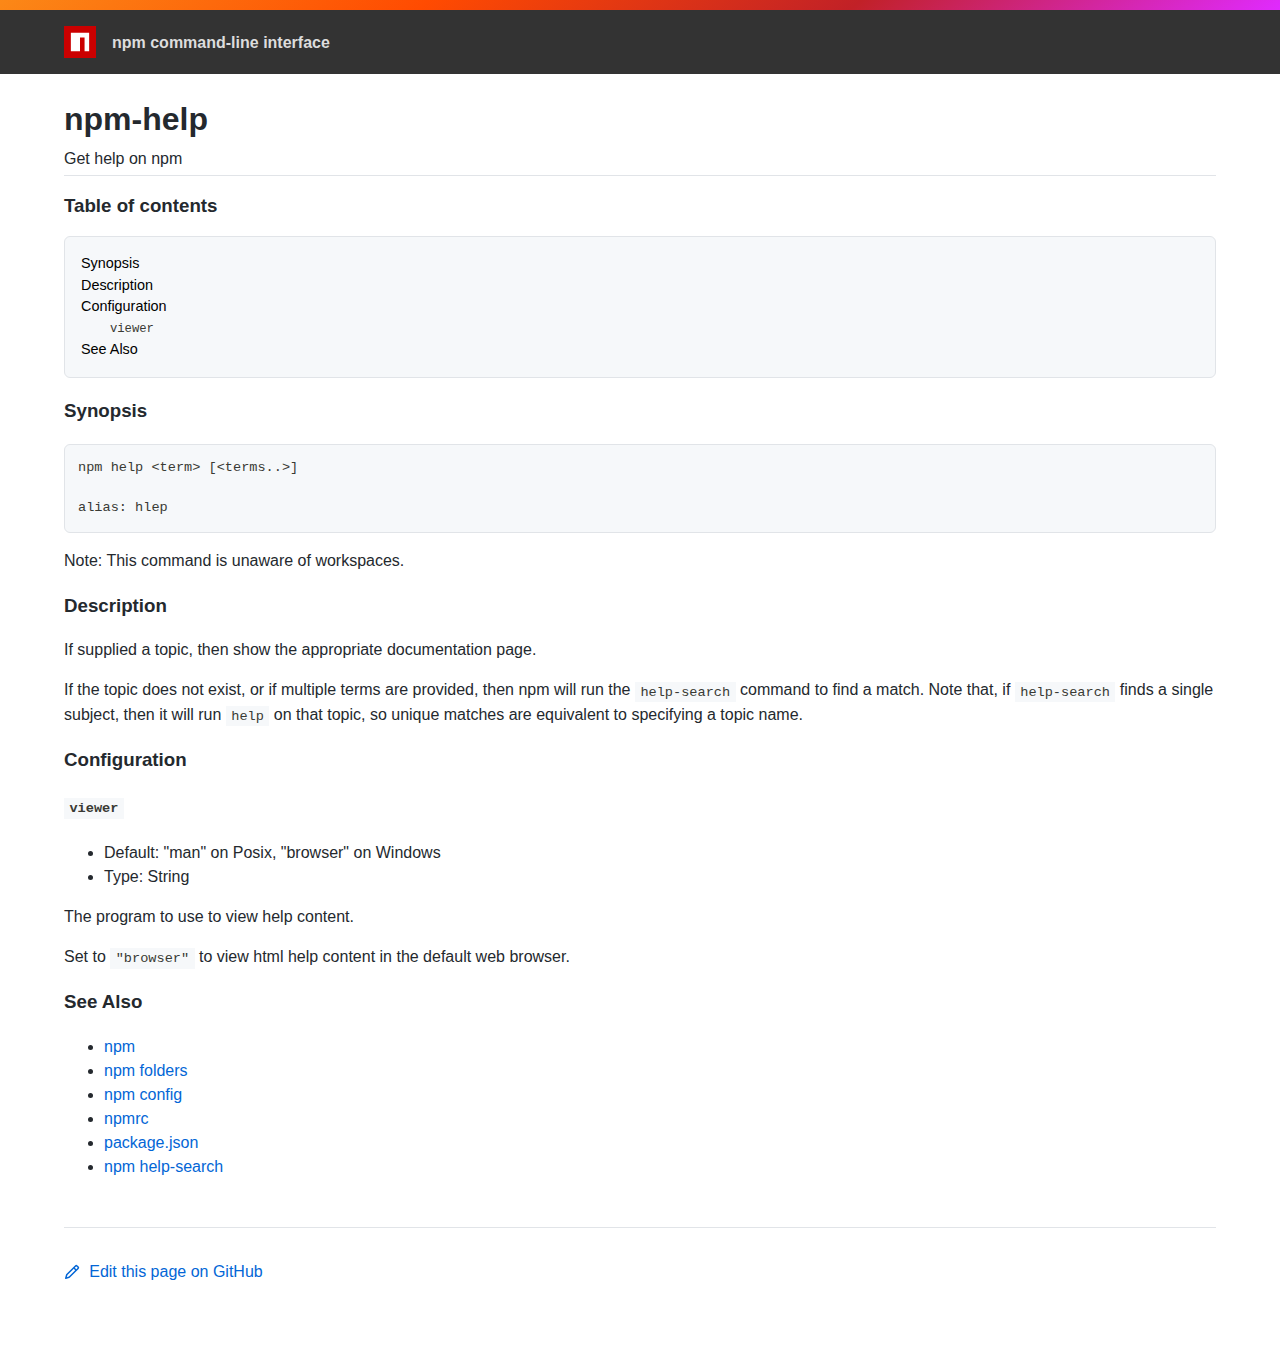
<file: capstone-frontend/node_modules/npm/docs/output/commands/npm-help.html>
<!DOCTYPE html><html><head>
<meta charset="utf-8">
<title>npm-help</title>
<style>
body {
    background-color: #ffffff;
    color: #24292e;

    margin: 0;

    line-height: 1.5;

    font-family: -apple-system, BlinkMacSystemFont, "Segoe UI", Helvetica, Arial, sans-serif, "Apple Color Emoji", "Segoe UI Emoji";
}
#rainbar {
    height: 10px;
    background-image: linear-gradient(139deg, #fb8817, #ff4b01, #c12127, #e02aff);
}

a {
    text-decoration: none;
    color: #0366d6;
}
a:hover {
    text-decoration: underline;
}

pre {
    margin: 1em 0px;
    padding: 1em;
    border: solid 1px #e1e4e8;
    border-radius: 6px;

    display: block;
    overflow: auto;

    white-space: pre;

    background-color: #f6f8fa;
    color: #393a34;
}
code {
    font-family: SFMono-Regular, Consolas, "Liberation Mono", Menlo, Courier, monospace;
    font-size: 85%;
    padding: 0.2em 0.4em;
    background-color: #f6f8fa;
    color: #393a34;
}
pre > code {
    padding: 0;
    background-color: inherit;
    color: inherit;
}
h1, h2, h3 {
    font-weight: 600;
}

#logobar {
    background-color: #333333;
    margin: 0 auto;
    padding: 1em 4em;
}
#logobar .logo {
    float: left;
}
#logobar .title {
    font-weight: 600;
    color: #dddddd;
    float: left;
    margin: 5px 0 0 1em;
}
#logobar:after {
    content: "";
    display: block;
    clear: both;
}

#content {
    margin: 0 auto;
    padding: 0 4em;
}

#table_of_contents > h2 {
    font-size: 1.17em;
}
#table_of_contents ul:first-child {
    border: solid 1px #e1e4e8;
    border-radius: 6px;
    padding: 1em;
    background-color: #f6f8fa;
    color: #393a34;
}
#table_of_contents ul {
    list-style-type: none;
    padding-left: 1.5em;
}
#table_of_contents li {
    font-size: 0.9em;
}
#table_of_contents li a {
    color: #000000;
}

header.title {
    border-bottom: solid 1px #e1e4e8;
}
header.title > h1 {
    margin-bottom: 0.25em;
}
header.title > .description {
    display: block;
    margin-bottom: 0.5em;
    line-height: 1;
}

footer#edit {
    border-top: solid 1px #e1e4e8;
    margin: 3em 0 4em 0;
    padding-top: 2em;
}
</style>
</head>
<body>
<div id="banner">
<div id="rainbar"></div>
<div id="logobar">
<svg class="logo" role="img" height="32" width="32" viewBox="0 0 700 700">
<polygon fill="#cb0000" points="0,700 700,700 700,0 0,0"></polygon>
<polygon fill="#ffffff" points="150,550 350,550 350,250 450,250 450,550 550,550 550,150 150,150"></polygon>
</svg>
<div class="title">
npm command-line interface
</div>
</div>
</div>

<section id="content">
<header class="title">
<h1 id="npm-help">npm-help</h1>
<span class="description">Get help on npm</span>
</header>

<section id="table_of_contents">
<h2 id="table-of-contents">Table of contents</h2>
<div id="_table_of_contents"><ul><li><a href="#synopsis">Synopsis</a></li><li><a href="#description">Description</a></li><li><a href="#configuration">Configuration</a></li><ul><li><a href="#viewer"><code>viewer</code></a></li></ul><li><a href="#see-also">See Also</a></li></ul></div>
</section>

<div id="_content"><h3 id="synopsis">Synopsis</h3>
<pre><code class="language-bash">npm help &lt;term&gt; [&lt;terms..&gt;]

alias: hlep
</code></pre>
<p>Note: This command is unaware of workspaces.</p>
<h3 id="description">Description</h3>
<p>If supplied a topic, then show the appropriate documentation page.</p>
<p>If the topic does not exist, or if multiple terms are provided, then npm
will run the <code>help-search</code> command to find a match.  Note that, if
<code>help-search</code> finds a single subject, then it will run <code>help</code> on that
topic, so unique matches are equivalent to specifying a topic name.</p>
<h3 id="configuration">Configuration</h3>
<h4 id="viewer"><code>viewer</code></h4>
<ul>
<li>Default: "man" on Posix, "browser" on Windows</li>
<li>Type: String</li>
</ul>
<p>The program to use to view help content.</p>
<p>Set to <code>"browser"</code> to view html help content in the default web browser.</p>
<h3 id="see-also">See Also</h3>
<ul>
<li><a href="../commands/npm.html">npm</a></li>
<li><a href="../configuring-npm/folders.html">npm folders</a></li>
<li><a href="../commands/npm-config.html">npm config</a></li>
<li><a href="../configuring-npm/npmrc.html">npmrc</a></li>
<li><a href="../configuring-npm/package-json.html">package.json</a></li>
<li><a href="../commands/npm-help-search.html">npm help-search</a></li>
</ul></div>

<footer id="edit">
<a href="https://github.com/npm/cli/edit/latest/docs/content/commands/npm-help.md">
<svg role="img" viewBox="0 0 16 16" width="16" height="16" fill="currentcolor" style="vertical-align: text-bottom; margin-right: 0.3em;">
<path fill-rule="evenodd" d="M11.013 1.427a1.75 1.75 0 012.474 0l1.086 1.086a1.75 1.75 0 010 2.474l-8.61 8.61c-.21.21-.47.364-.756.445l-3.251.93a.75.75 0 01-.927-.928l.929-3.25a1.75 1.75 0 01.445-.758l8.61-8.61zm1.414 1.06a.25.25 0 00-.354 0L10.811 3.75l1.439 1.44 1.263-1.263a.25.25 0 000-.354l-1.086-1.086zM11.189 6.25L9.75 4.81l-6.286 6.287a.25.25 0 00-.064.108l-.558 1.953 1.953-.558a.249.249 0 00.108-.064l6.286-6.286z"></path>
</svg>
Edit this page on GitHub
</a>
</footer>
</section>



</body></html>
</file>
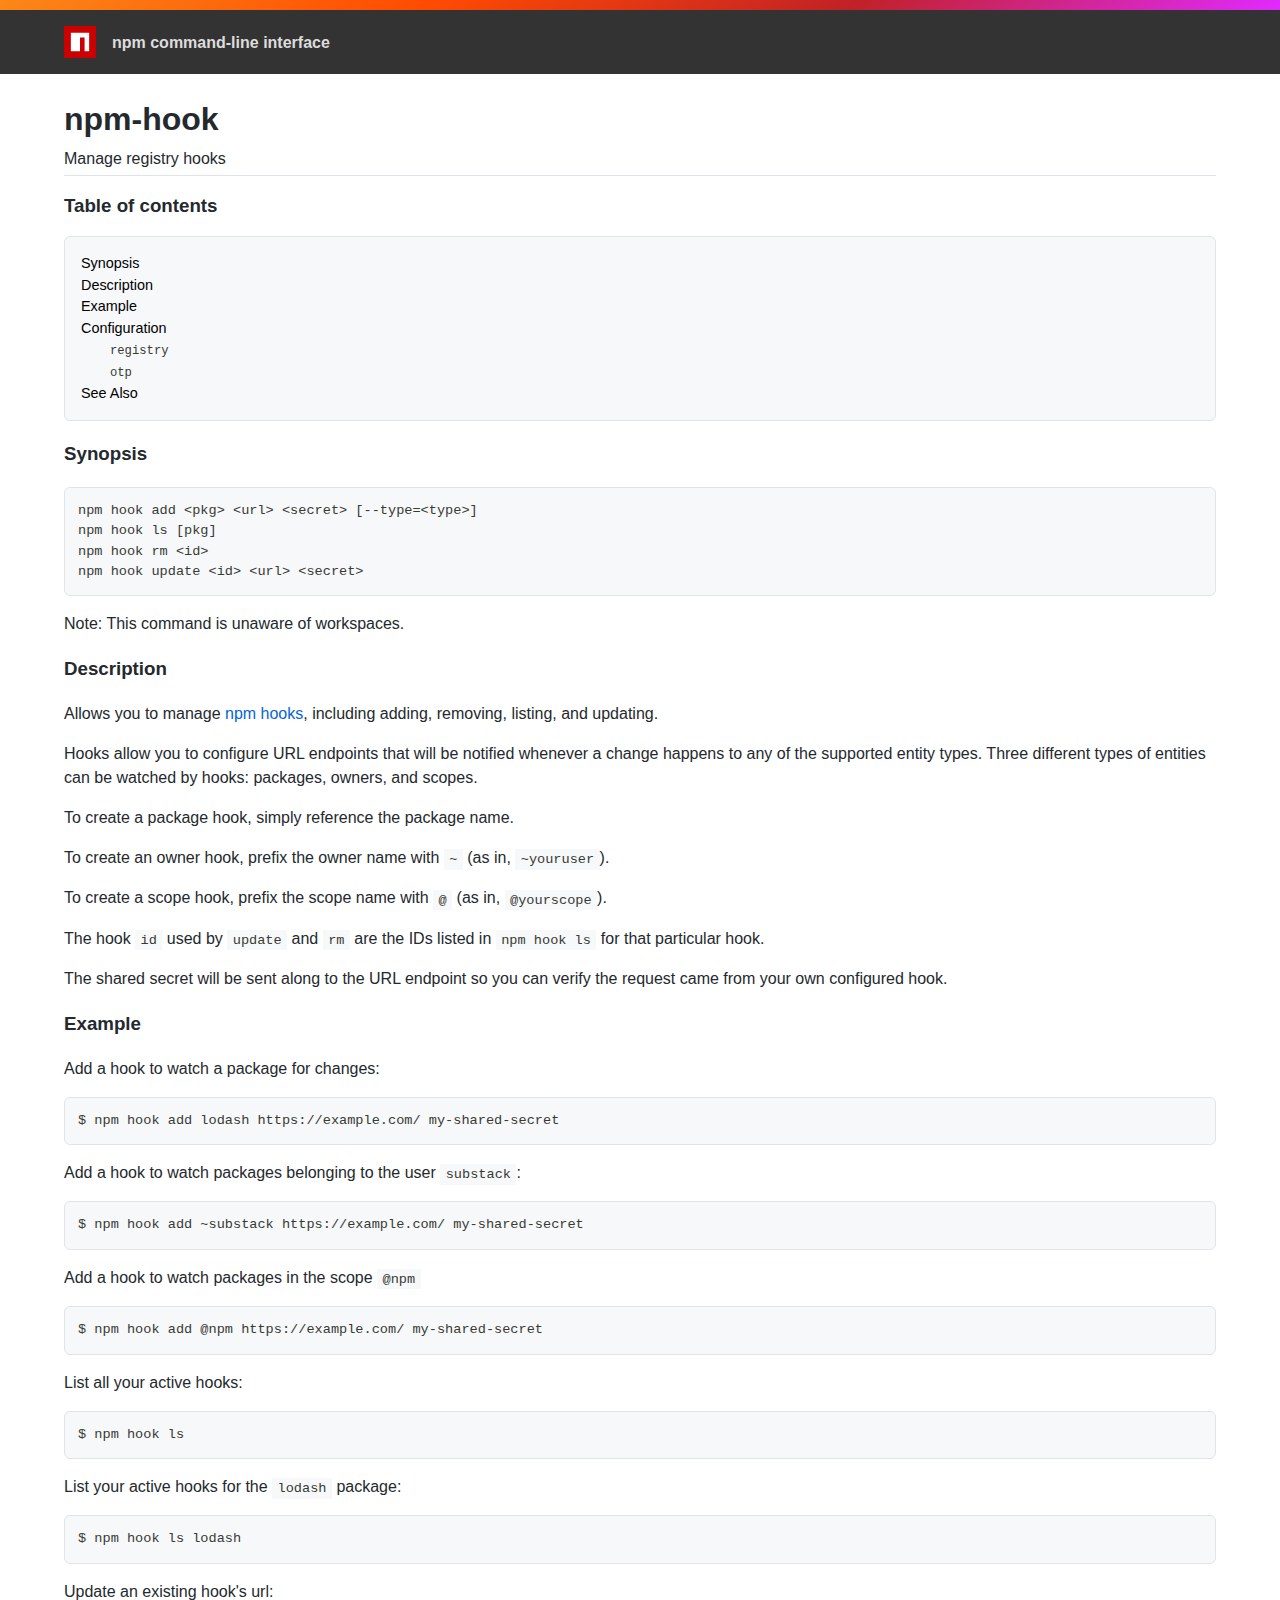
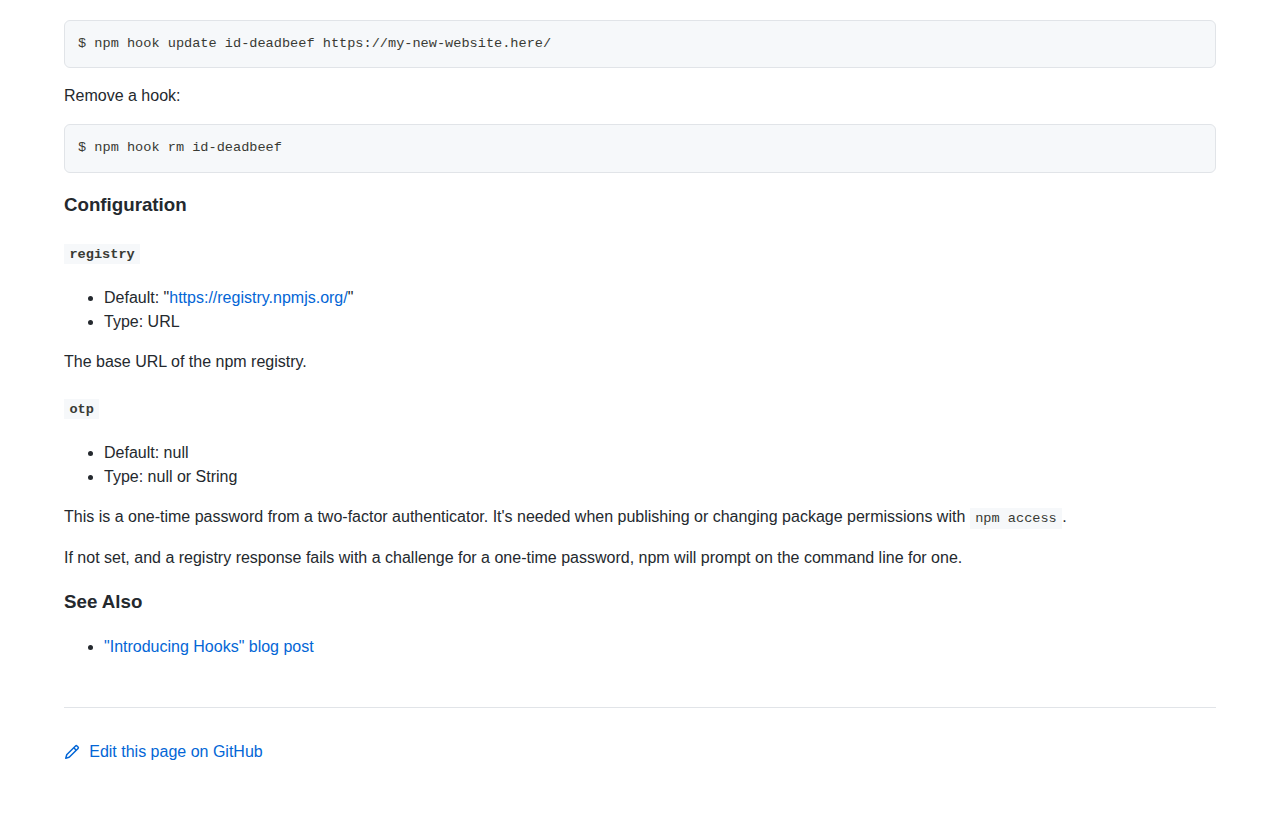
<file: capstone-frontend/node_modules/npm/docs/output/commands/npm-hook.html>
<!DOCTYPE html><html><head>
<meta charset="utf-8">
<title>npm-hook</title>
<style>
body {
    background-color: #ffffff;
    color: #24292e;

    margin: 0;

    line-height: 1.5;

    font-family: -apple-system, BlinkMacSystemFont, "Segoe UI", Helvetica, Arial, sans-serif, "Apple Color Emoji", "Segoe UI Emoji";
}
#rainbar {
    height: 10px;
    background-image: linear-gradient(139deg, #fb8817, #ff4b01, #c12127, #e02aff);
}

a {
    text-decoration: none;
    color: #0366d6;
}
a:hover {
    text-decoration: underline;
}

pre {
    margin: 1em 0px;
    padding: 1em;
    border: solid 1px #e1e4e8;
    border-radius: 6px;

    display: block;
    overflow: auto;

    white-space: pre;

    background-color: #f6f8fa;
    color: #393a34;
}
code {
    font-family: SFMono-Regular, Consolas, "Liberation Mono", Menlo, Courier, monospace;
    font-size: 85%;
    padding: 0.2em 0.4em;
    background-color: #f6f8fa;
    color: #393a34;
}
pre > code {
    padding: 0;
    background-color: inherit;
    color: inherit;
}
h1, h2, h3 {
    font-weight: 600;
}

#logobar {
    background-color: #333333;
    margin: 0 auto;
    padding: 1em 4em;
}
#logobar .logo {
    float: left;
}
#logobar .title {
    font-weight: 600;
    color: #dddddd;
    float: left;
    margin: 5px 0 0 1em;
}
#logobar:after {
    content: "";
    display: block;
    clear: both;
}

#content {
    margin: 0 auto;
    padding: 0 4em;
}

#table_of_contents > h2 {
    font-size: 1.17em;
}
#table_of_contents ul:first-child {
    border: solid 1px #e1e4e8;
    border-radius: 6px;
    padding: 1em;
    background-color: #f6f8fa;
    color: #393a34;
}
#table_of_contents ul {
    list-style-type: none;
    padding-left: 1.5em;
}
#table_of_contents li {
    font-size: 0.9em;
}
#table_of_contents li a {
    color: #000000;
}

header.title {
    border-bottom: solid 1px #e1e4e8;
}
header.title > h1 {
    margin-bottom: 0.25em;
}
header.title > .description {
    display: block;
    margin-bottom: 0.5em;
    line-height: 1;
}

footer#edit {
    border-top: solid 1px #e1e4e8;
    margin: 3em 0 4em 0;
    padding-top: 2em;
}
</style>
</head>
<body>
<div id="banner">
<div id="rainbar"></div>
<div id="logobar">
<svg class="logo" role="img" height="32" width="32" viewBox="0 0 700 700">
<polygon fill="#cb0000" points="0,700 700,700 700,0 0,0"></polygon>
<polygon fill="#ffffff" points="150,550 350,550 350,250 450,250 450,550 550,550 550,150 150,150"></polygon>
</svg>
<div class="title">
npm command-line interface
</div>
</div>
</div>

<section id="content">
<header class="title">
<h1 id="npm-hook">npm-hook</h1>
<span class="description">Manage registry hooks</span>
</header>

<section id="table_of_contents">
<h2 id="table-of-contents">Table of contents</h2>
<div id="_table_of_contents"><ul><li><a href="#synopsis">Synopsis</a></li><li><a href="#description">Description</a></li><li><a href="#example">Example</a></li><li><a href="#configuration">Configuration</a></li><ul><li><a href="#registry"><code>registry</code></a></li><li><a href="#otp"><code>otp</code></a></li></ul><li><a href="#see-also">See Also</a></li></ul></div>
</section>

<div id="_content"><h3 id="synopsis">Synopsis</h3>
<pre><code class="language-bash">npm hook add &lt;pkg&gt; &lt;url&gt; &lt;secret&gt; [--type=&lt;type&gt;]
npm hook ls [pkg]
npm hook rm &lt;id&gt;
npm hook update &lt;id&gt; &lt;url&gt; &lt;secret&gt;
</code></pre>
<p>Note: This command is unaware of workspaces.</p>
<h3 id="description">Description</h3>
<p>Allows you to manage <a href="https://blog.npmjs.org/post/145260155635/introducing-hooks-get-notifications-of-npm">npm
hooks</a>,
including adding, removing, listing, and updating.</p>
<p>Hooks allow you to configure URL endpoints that will be notified whenever a
change happens to any of the supported entity types. Three different types
of entities can be watched by hooks: packages, owners, and scopes.</p>
<p>To create a package hook, simply reference the package name.</p>
<p>To create an owner hook, prefix the owner name with <code>~</code> (as in,
<code>~youruser</code>).</p>
<p>To create a scope hook, prefix the scope name with <code>@</code> (as in,
<code>@yourscope</code>).</p>
<p>The hook <code>id</code> used by <code>update</code> and <code>rm</code> are the IDs listed in <code>npm hook ls</code>
for that particular hook.</p>
<p>The shared secret will be sent along to the URL endpoint so you can verify
the request came from your own configured hook.</p>
<h3 id="example">Example</h3>
<p>Add a hook to watch a package for changes:</p>
<pre><code class="language-bash">$ npm hook add lodash https://example.com/ my-shared-secret
</code></pre>
<p>Add a hook to watch packages belonging to the user <code>substack</code>:</p>
<pre><code class="language-bash">$ npm hook add ~substack https://example.com/ my-shared-secret
</code></pre>
<p>Add a hook to watch packages in the scope <code>@npm</code></p>
<pre><code class="language-bash">$ npm hook add @npm https://example.com/ my-shared-secret
</code></pre>
<p>List all your active hooks:</p>
<pre><code class="language-bash">$ npm hook ls
</code></pre>
<p>List your active hooks for the <code>lodash</code> package:</p>
<pre><code class="language-bash">$ npm hook ls lodash
</code></pre>
<p>Update an existing hook's url:</p>
<pre><code class="language-bash">$ npm hook update id-deadbeef https://my-new-website.here/
</code></pre>
<p>Remove a hook:</p>
<pre><code class="language-bash">$ npm hook rm id-deadbeef
</code></pre>
<h3 id="configuration">Configuration</h3>
<h4 id="registry"><code>registry</code></h4>
<ul>
<li>Default: "<a href="https://registry.npmjs.org/">https://registry.npmjs.org/</a>"</li>
<li>Type: URL</li>
</ul>
<p>The base URL of the npm registry.</p>
<h4 id="otp"><code>otp</code></h4>
<ul>
<li>Default: null</li>
<li>Type: null or String</li>
</ul>
<p>This is a one-time password from a two-factor authenticator. It's needed
when publishing or changing package permissions with <code>npm access</code>.</p>
<p>If not set, and a registry response fails with a challenge for a one-time
password, npm will prompt on the command line for one.</p>
<h3 id="see-also">See Also</h3>
<ul>
<li><a href="https://blog.npmjs.org/post/145260155635/introducing-hooks-get-notifications-of-npm">"Introducing Hooks" blog post</a></li>
</ul></div>

<footer id="edit">
<a href="https://github.com/npm/cli/edit/latest/docs/content/commands/npm-hook.md">
<svg role="img" viewBox="0 0 16 16" width="16" height="16" fill="currentcolor" style="vertical-align: text-bottom; margin-right: 0.3em;">
<path fill-rule="evenodd" d="M11.013 1.427a1.75 1.75 0 012.474 0l1.086 1.086a1.75 1.75 0 010 2.474l-8.61 8.61c-.21.21-.47.364-.756.445l-3.251.93a.75.75 0 01-.927-.928l.929-3.25a1.75 1.75 0 01.445-.758l8.61-8.61zm1.414 1.06a.25.25 0 00-.354 0L10.811 3.75l1.439 1.44 1.263-1.263a.25.25 0 000-.354l-1.086-1.086zM11.189 6.25L9.75 4.81l-6.286 6.287a.25.25 0 00-.064.108l-.558 1.953 1.953-.558a.249.249 0 00.108-.064l6.286-6.286z"></path>
</svg>
Edit this page on GitHub
</a>
</footer>
</section>



</body></html>
</file>
